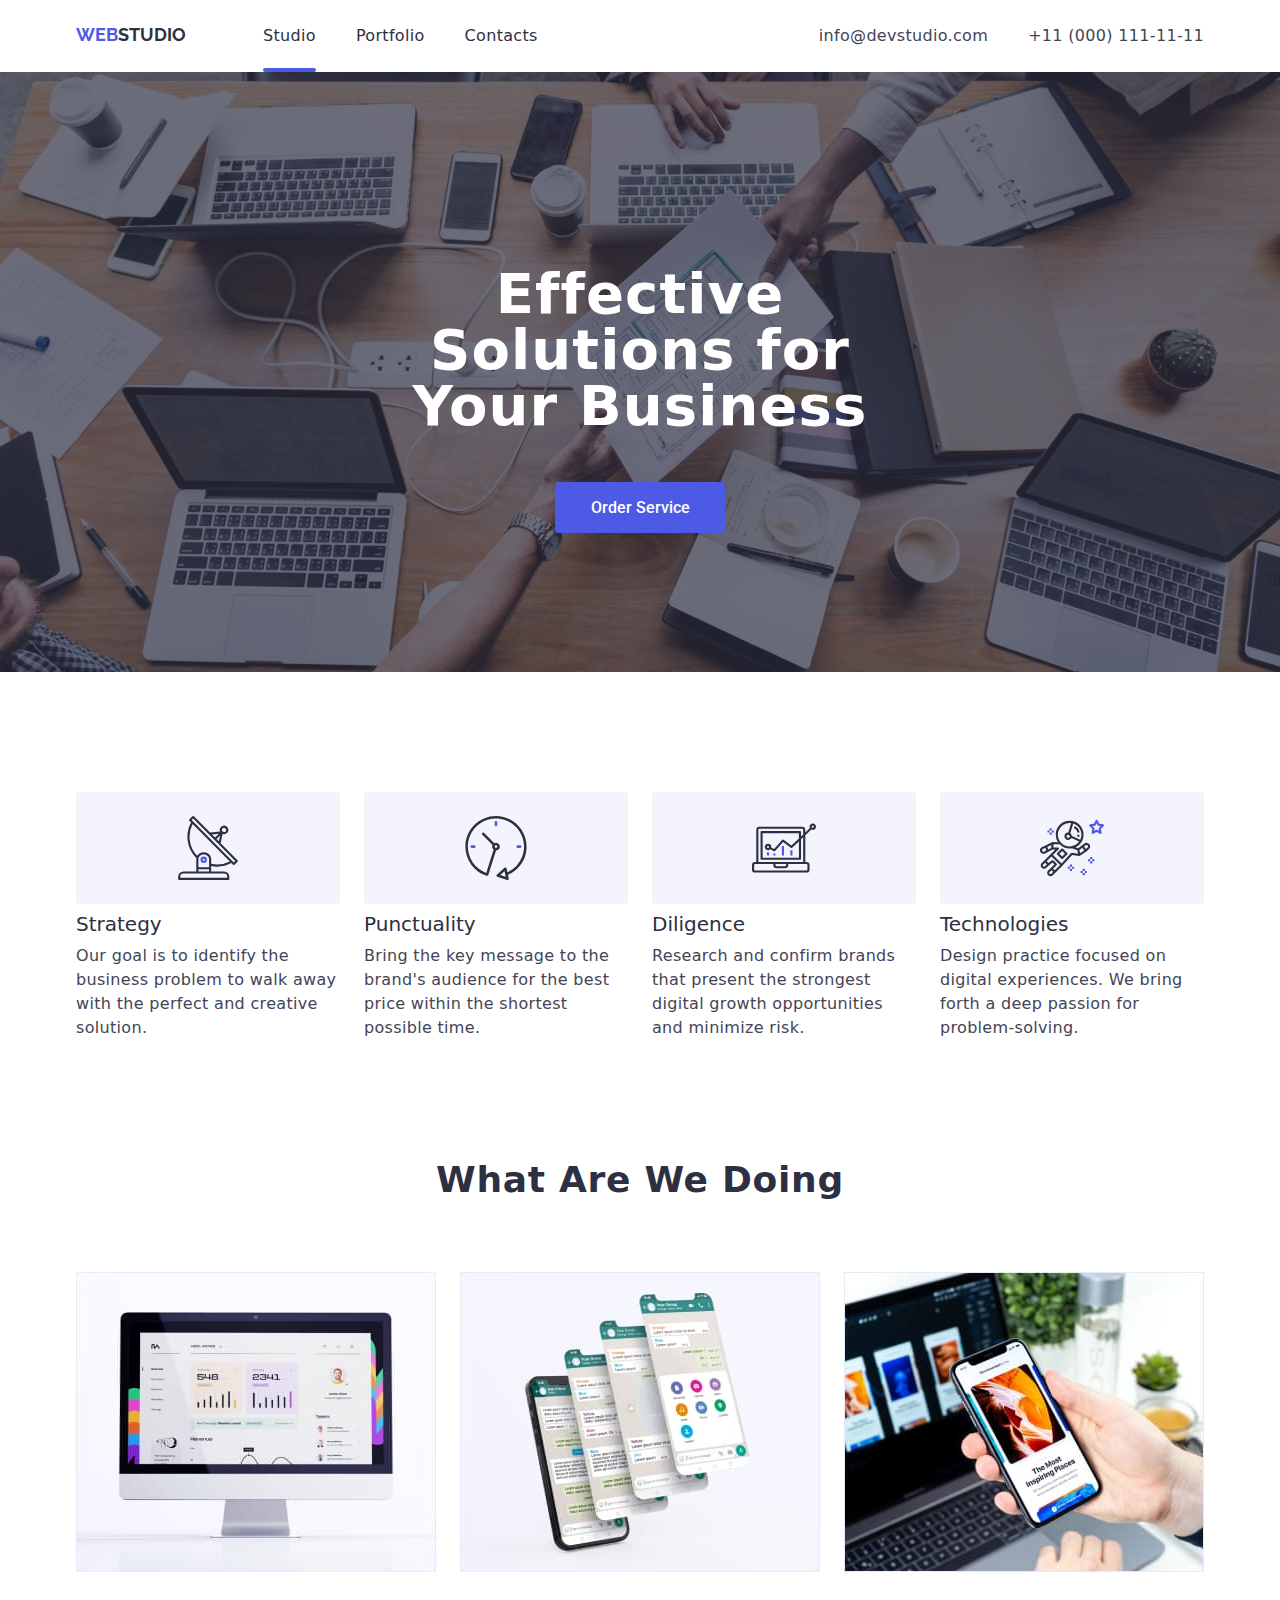
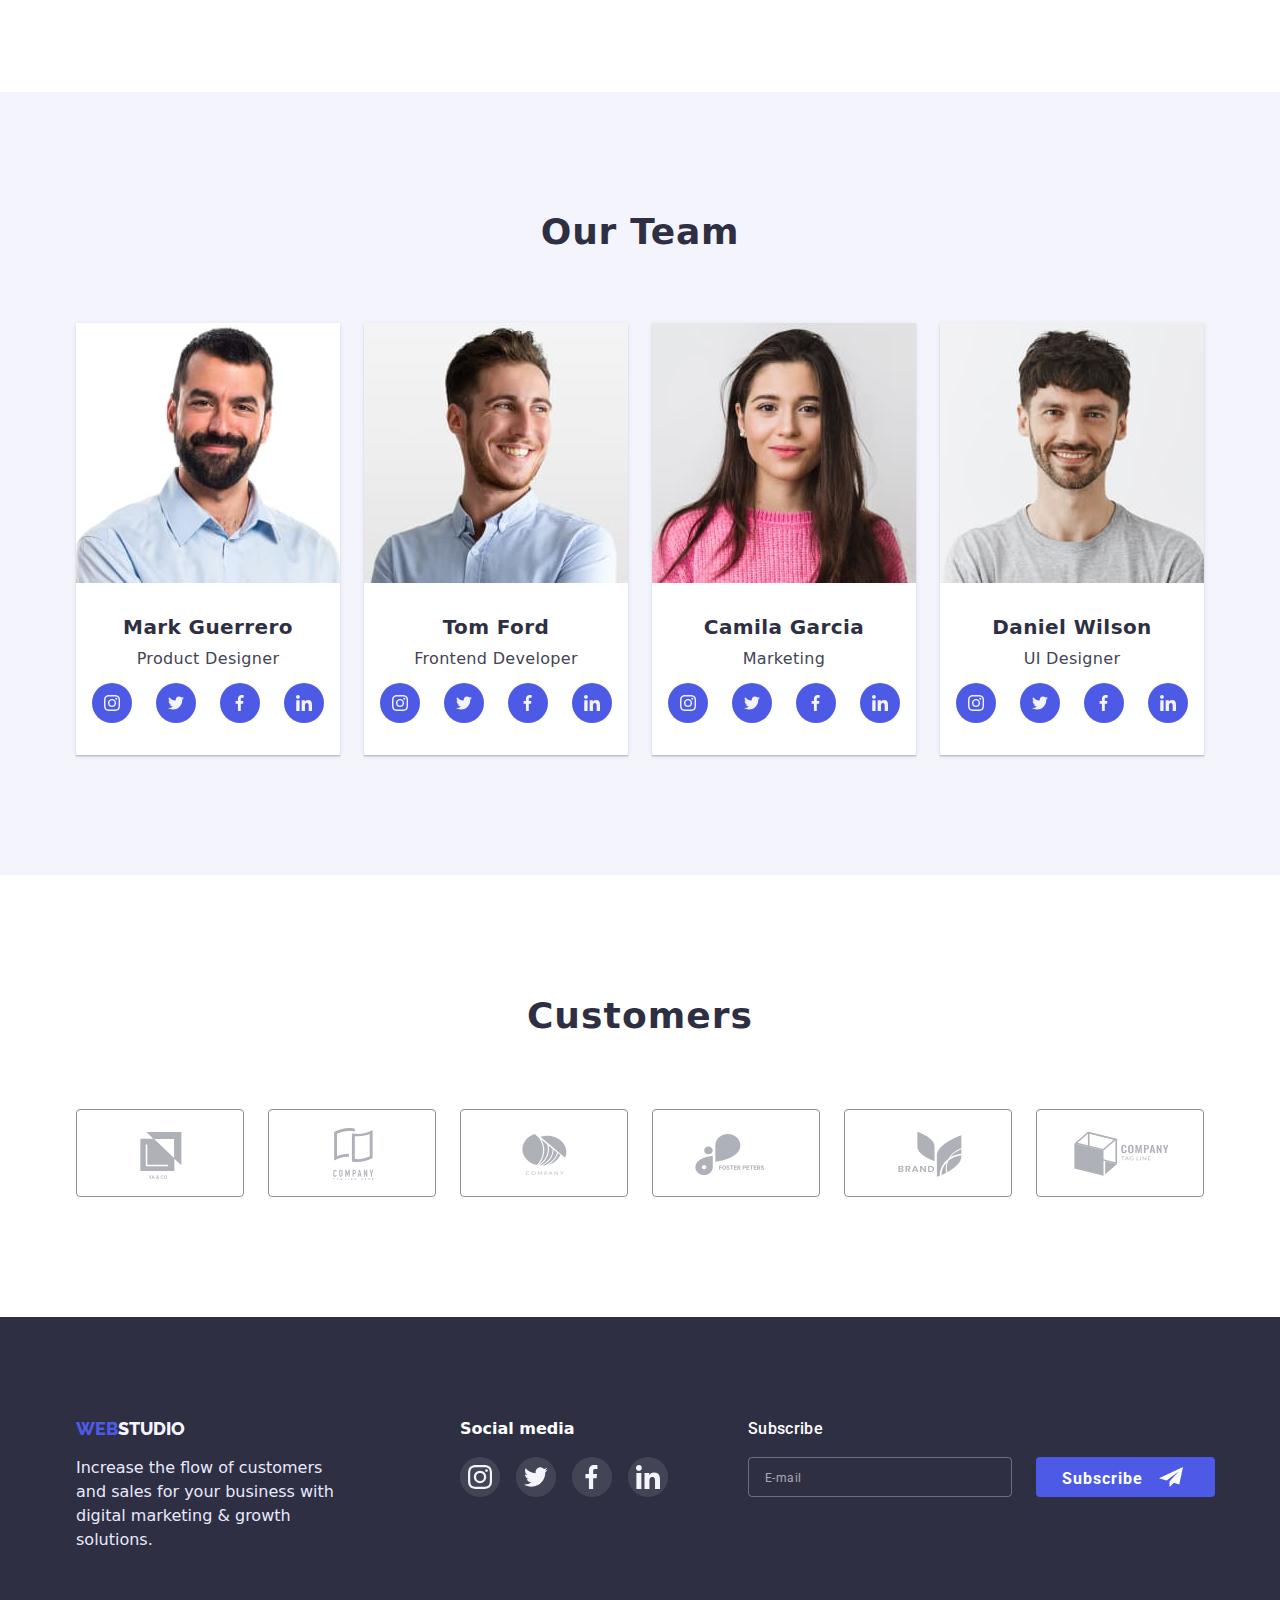
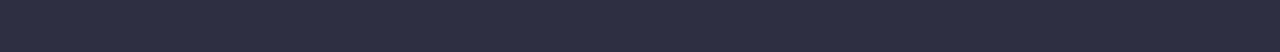
<file: index.html>
<!DOCTYPE html>
<html lang="en">
	<head>
		<meta charset="UTF-8" />
		<meta http-equiv="X-UA-Compatible" content="IE=edge" />
		<meta name="viewport" content="width=device-width, initial-scale=1.0" />
		<link rel="preconnect" href="https://fonts.googleapis.com" />
		<link rel="preconnect" href="https://fonts.gstatic.com" crossorigin />
		<link
			href="https://fonts.googleapis.com/css2?family=Montserrat:wght@400;700&family=Raleway:wght@700&family=Roboto:wght@400;500;700;900&display=swap"
			rel="stylesheet"
		/>
		<link rel="stylesheet" href="https://cdn.jsdelivr.net/npm/modern-normalize@1.1.0/modern-normalize.min.css" />
		<link rel="stylesheet" href="./css/styles.css" />
		<title>Studio</title>
	</head>
	<body>
		<header class="page-header">
			<div class="container header">
				<a href="./index.html" class="logo link">web<span class="part-logo">studio</span></a>
				<nav>
					<ul class="navigation-list list">
						<li class="navigation-list-item active"
							><a href="./index.html" class="navigation current-page link">Studio</a></li
						>
						<li class="navigation-list-item active"
							><a href="./portfolio.html" class="navigation link">Portfolio</a></li
						>
						<li class="navigation-list-item active"><a href="" class="navigation link">Contacts</a></li>
					</ul>
				</nav>

				<!--Contacts-->
				<ul class="contact-list list">
					<li class="item"><a href="mailto:info@devstudio.com" class="contact-item link">info@devstudio.com</a></li>
					<li class="item"><a href="tel:+110001111111" class="contact-item link">+11 (000) 111-11-11</a></li>
				</ul>
			</div>
		</header>
		<main>
			<!--Hero-->
			<section class="hero-section">
				<div class="canvas">
					<div class="container-photo">
						<h1 class="hero">Effective Solutions for Your Business</h1>
						<button type="button" class="order-button btn" data-modal-open>Order Service</button>
					</div>
				</div>
			</section>
			<!--Advantages-->
			<section class="section">
				<div class="container">
					<h2 class="advantages visually-hidden">Advantages</h2>
					<ul class="advantages-list list">
						<li class="advantages-list-item">
							<div class="icon-box">
								<svg width="64px" height="64px" class="advantages-item-icon">
									<use href="./images/icons.svg#icon-group"></use>
								</svg>
							</div>
							<h3 class="advantages-item">Strategy</h3>
							<p class="advantages-text">
								Our goal is to identify the business problem to walk away with the perfect and creative solution.
							</p>
						</li>
						<li class="advantages-list-item">
							<div class="icon-box">
								<svg width="64px" height="64px" class="advantages-item-icon">
									<use href="./images/icons.svg#icon-clock"></use>
								</svg>
							</div>
							<h3 class="advantages-item">Punctuality</h3>
							<p class="advantages-text">
								Bring the key message to the brand's audience for the best price within the shortest possible time.
							</p>
						</li>
						<li class="advantages-list-item">
							<div class="icon-box">
								<svg width="64px" height="64px" class="advantages-item-icon">
									<use href="./images/icons.svg#icon-diagram"></use>
								</svg>
							</div>
							<h3 class="advantages-item">Diligence</h3>
							<p class="advantages-text">
								Research and confirm brands that present the strongest digital growth opportunities and minimize risk.
							</p>
						</li>
						<li class="advantages-list-item">
							<div class="icon-box">
								<svg width="64px" height="64px" class="advantages-item-icon">
									<use href="./images/icons.svg#icon-astronaut"></use>
								</svg>
							</div>
							<h3 class="advantages-item">Technologies</h3>
							<p class="advantages-text">
								Design practice focused on digital experiences. We bring forth a deep passion for problem-solving.
							</p>
						</li>
					</ul>
				</div>
			</section>
			<!--Fields of activity-->
			<section class="work-section">
				<div class="container">
					<h2 class="works">What Are We Doing</h2>
					<ul class="work-list list">
						<li class="item">
							<img src="./images/monitor.jpg" alt="The monitor" width="360" class="ourwork" />
						</li>
						<li class="item">
							<img src="./images/screen.jpg" alt="The screen of the phone" width="360" class="ourwork" />
						</li>
						<li class="item">
							<img src="./images/phoneinahand.jpg" alt="The phone in a hand" width="360" class="ourwork" />
						</li>
					</ul>
				</div>
			</section>
			<!--Team List-->
			<section class="team-section">
				<div class="container">
					<h2 class="team">Our Team</h2>
					<ul class="team-list list">
						<li class="item">
							<div class="worker-box">
								<img src="./images/designer.jpg" alt="A man" width="264" class="photo" />
								<div class="photo-describtion">
									<h3 class="worker">Mark Guerrero</h3>
									<p class="position">Product Designer</p>
									<ul class="employee-social-list list">
										<li class="employee-social-list-item">
											<a href="" class="employee-social-link link">
												<svg class="employee-social-list-icon" width="16" height="16">
													<use href="./images/icons.svg#icon-instagram"></use>
												</svg>
											</a>
										</li>
										<li class="employee-social-list-item">
											<a href="" class="employee-social-link link">
												<svg class="employee-social-list-icon" width="16" height="16">
													<use href="./images/icons.svg#icon-twitter"></use>
												</svg>
											</a>
										</li>
										<li class="employee-social-list-item">
											<a href="" class="employee-social-link link">
												<svg class="employee-social-list-icon" width="16" height="16">
													<use href="./images/icons.svg#icon-facebook"></use>
												</svg>
											</a>
										</li>
										<li class="employee-social-list-item">
											<a href="" class="employee-social-link link">
												<svg class="employee-social-list-icon" width="16" height="16">
													<use href="./images/icons.svg#icon-linkedin"></use>
												</svg>
											</a>
										</li>
									</ul>
								</div>
							</div>
						</li>
						<li class="item">
							<div class="worker-box">
								<img src="./images/frontend.jpg" alt="A young man" width="264" class="photo" />
								<div class="photo-describtion">
									<h3 class="worker">Tom Ford</h3>
									<p class="position">Frontend Developer</p>
									<ul class="employee-social-list list">
										<li class="employee-social-list-item">
											<a href="" class="employee-social-link link">
												<svg class="employee-social-list-icon" width="16" height="16">
													<use href="./images/icons.svg#icon-instagram"></use>
												</svg>
											</a>
										</li>
										<li class="employee-social-list-item">
											<a href="" class="employee-social-link link">
												<svg class="employee-social-list-icon" width="16" height="16">
													<use href="./images/icons.svg#icon-twitter"></use>
												</svg>
											</a>
										</li>
										<li class="employee-social-list-item">
											<a href="" class="employee-social-link link">
												<svg class="employee-social-list-icon" width="16" height="16">
													<use href="./images/icons.svg#icon-facebook"></use>
												</svg>
											</a>
										</li>
										<li class="employee-social-list-item">
											<a href="" class="employee-social-link link">
												<svg class="employee-social-list-icon" width="16" height="16">
													<use href="./images/icons.svg#icon-linkedin"></use>
												</svg>
											</a>
										</li>
									</ul>
								</div>
							</div>
						</li>
						<li class="item">
							<div class="worker-box">
								<img src="./images/marketing.jpg" alt="A woman" width="264" class="photo" />
								<div class="photo-describtion">
									<h3 class="worker">Camila Garcia</h3>
									<p class="position">Marketing</p>
									<ul class="employee-social-list list">
										<li class="employee-social-list-item">
											<a href="" class="employee-social-link link">
												<svg class="employee-social-list-icon" width="16" height="16">
													<use href="./images/icons.svg#icon-instagram"></use>
												</svg>
											</a>
										</li>
										<li class="employee-social-list-item">
											<a href="" class="employee-social-link link">
												<svg class="employee-social-list-icon" width="16" height="16">
													<use href="./images/icons.svg#icon-twitter"></use>
												</svg>
											</a>
										</li>
										<li class="employee-social-list-item">
											<a href="" class="employee-social-link link">
												<svg class="employee-social-list-icon" width="16" height="16">
													<use href="./images/icons.svg#icon-facebook"></use>
												</svg>
											</a>
										</li>
										<li class="employee-social-list-item">
											<a href="" class="employee-social-link link">
												<svg class="employee-social-list-icon" width="16" height="16">
													<use href="./images/icons.svg#icon-linkedin"></use>
												</svg>
											</a>
										</li>
									</ul>
								</div>
							</div>
						</li>
						<li class="item">
							<div class="worker-box">
								<img src="./images/uidesigner.jpg" alt="A young man" width="264" class="photo" />
								<div class="photo-describtion">
									<h3 class="worker">Daniel Wilson</h3>
									<p class="position">UI Designer</p>
									<ul class="employee-social-list list">
										<li class="employee-social-list-item">
											<a href="" class="employee-social-link link">
												<svg class="employee-social-list-icon" width="16" height="16">
													<use href="./images/icons.svg#icon-instagram"></use>
												</svg>
											</a>
										</li>
										<li class="employee-social-list-item">
											<a href="" class="employee-social-link link">
												<svg class="employee-social-list-icon" width="16" height="16">
													<use href="./images/icons.svg#icon-twitter"></use>
												</svg>
											</a>
										</li>
										<li class="employee-social-list-item">
											<a href="" class="employee-social-link link">
												<svg class="employee-social-list-icon" width="16" height="16">
													<use href="./images/icons.svg#icon-facebook"></use>
												</svg>
											</a>
										</li>
										<li class="employee-social-list-item">
											<a href="" class="employee-social-link link">
												<svg class="employee-social-list-icon" width="16" height="16">
													<use href="./images/icons.svg#icon-linkedin"></use>
												</svg>
											</a>
										</li>
									</ul>
								</div>
							</div>
						</li>
					</ul>
				</div>
			</section>
			<!-- Our Customers -->
			<section class="customer-section section">
				<div class="container">
					<h2 class="customers">Customers</h2>
					<ul class="customers-list list">
						<li class="customers-list-item">
							<a href="" class="customers-link link">
								<svg class="customers-list-icon" width="104" height="56">
									<use href="./images/icons.svg#icon-logo-1"></use>
								</svg>
							</a>
						</li>
						<li class="customers-list-item">
							<a href="" class="customers-link link">
								<svg class="customers-list-icon" width="104" height="56">
									<use href="./images/icons.svg#icon-logo-2"></use>
								</svg>
							</a>
						</li>
						<li class="customers-list-item">
							<a href="" class="customers-link link">
								<svg class="customers-list-icon" width="104" height="56">
									<use href="./images/icons.svg#icon-logo-3"></use>
								</svg>
							</a>
						</li>
						<li class="customers-list-item">
							<a href="" class="customers-link link">
								<svg class="customers-list-icon" width="104" height="56">
									<use href="./images/icons.svg#icon-logo-4"></use>
								</svg>
							</a>
						</li>
						<li class="customers-list-item">
							<a href="" class="customers-link link">
								<svg class="customers-list-icon" width="104" height="56">
									<use href="./images/icons.svg#icon-logo-5"></use>
								</svg>
							</a>
						</li>
						<li class="customers-list-item">
							<a href="" class="customers-link link">
								<svg class="customers-list-icon" width="104" height="56">
									<use href="./images/icons.svg#icon-logo-6"></use>
								</svg>
							</a>
						</li>
					</ul>
				</div>
			</section>
		</main>
		<!--Footer-->
		<footer class="footer">
			<div class="container">
				<div class="footer-containter">
					<div>
						<a href="/index.html" class="webstudio link">web<span class="footer-studio">studio</span></a>
						<p class="footer-description">
							Increase the flow of customers and sales for your business with digital marketing & growth solutions.
						</p>
					</div>
					<div class="footer-social-media">
						<h2 class="list-header">Social media</h2>
						<ul class="social-list list">
							<li class="social-list-item">
								<a href="" class="social-list-link link">
									<svg class="social-list-icon" width="24" height="24">
										<use href="./images/icons.svg#icon-instagram"></use>
									</svg>
								</a>
							</li>
							<li class="social-list-item">
								<a href="" class="social-list-link link">
									<svg class="social-list-icon" width="24" height="24">
										<use href="./images/icons.svg#icon-twitter"></use>
									</svg>
								</a>
							</li>
							<li class="social-list-item">
								<a href="" class="social-list-link link">
									<svg class="social-list-icon" width="24" height="24">
										<use href="./images/icons.svg#icon-facebook"></use>
									</svg>
								</a>
							</li>
							<li class="social-list-item">
								<a href="" class="social-list-link link">
									<svg class="social-list-icon" width="24" height="24">
										<use href="./images/icons.svg#icon-linkedin"></use>
									</svg>
								</a>
							</li>
						</ul>
					</div>
					<div class="subscription-btn">
						<b class="subscribe">Subscribe</b>
						<form class="footer-submit-form">
							<input type="mail" class="submit-form-input" name="user-email " placeholder="E-mail" />
							<button type="submit" class="submit-form-btn"> Subscribe </button>
						</form>
					</div>
				</div>
			</div>
		</footer>

		<div class="backdrop is-hidden" data-modal>
			<div class="modal">
				<button type="button" class="modal-close-btn" data-modal-close>
					<svg class="modal-close-btn-icon" width="8px" height="8px">
						<use href="./images/icons.svg#icon-close-modal"></use>
					</svg>
				</button>

				<p class="appeal">Leave your contacts and we will call you back</p>

				<form class="modal-form">
					<label class="modal-form-filed">
						<span class="modal-form-input-desc">Name</span>
						<span class="modal-form-input-wrapper">
							<input
								name="user-name"
								class="modal-form-input"
								type="text"
								required
								pattern="^[a-zA-Z]+$"
								minlength="2"
							/>
							<svg class="input-svg-icon" width="12px" height="12px">
								<use href="./images/icons.svg#icon-user-icon"></use>
							</svg>
						</span>
					</label>

					<label class="modal-form-filed">
						<span class="modal-form-input-desc">Phone</span>
						<span class="modal-form-input-wrapper">
							<input
								name="user-phone"
								class="modal-form-input"
								type="tel"
								required
								pattern="[0-9]{3}-[0-9]{3}-[0-9]{2}-[0-9]{2}"
								title="XXX-XXX-XX-XX"
							/>
							<svg class="input-svg-icon" width="12px" height="12px">
								<use href="./images/icons.svg#icon-phone-icon"></use>
							</svg>
						</span>
					</label>

					<label class="modal-form-filed">
						<span class="modal-form-input-desc">Email</span>
						<span class="modal-form-input-wrapper">
							<input name="user-mail" class="modal-form-input" type="mail" required />
							<svg class="input-svg-icon" width="12px" height="12px">
								<use href="./images/icons.svg#mail-icon"></use>
							</svg>
						</span>
					</label>

					<label class="modal-form-filed">
						<span class="modal-form-input-desc">Comment</span>
						<textarea name="user-message" class="modal-form-message" placeholder="Text input"></textarea>
					</label>
					<input id="user-policy" type="checkbox" name="user-policy" class="modal-form-check visually-hidden" />
					<label for="user-policy" class="modal-form-check-desc">
						<span class="modal-form-fake-checkbox">
							<svg class="agreed-icon" width="10px" height="8px">
								<use href="./images/icons.svg#icon-agreed-icon"></use>
							</svg>
						</span>
						I accept the terms and conditions of the&nbsp; <a href="#" class="privacy-agreed">Privacy Policy</a>
					</label>
					<button class="modal-form-submit" type="submit">Send</button>
				</form>
			</div>
		</div>
		<script src="./js/modal.js"></script>
	</body>
</html>
</file>
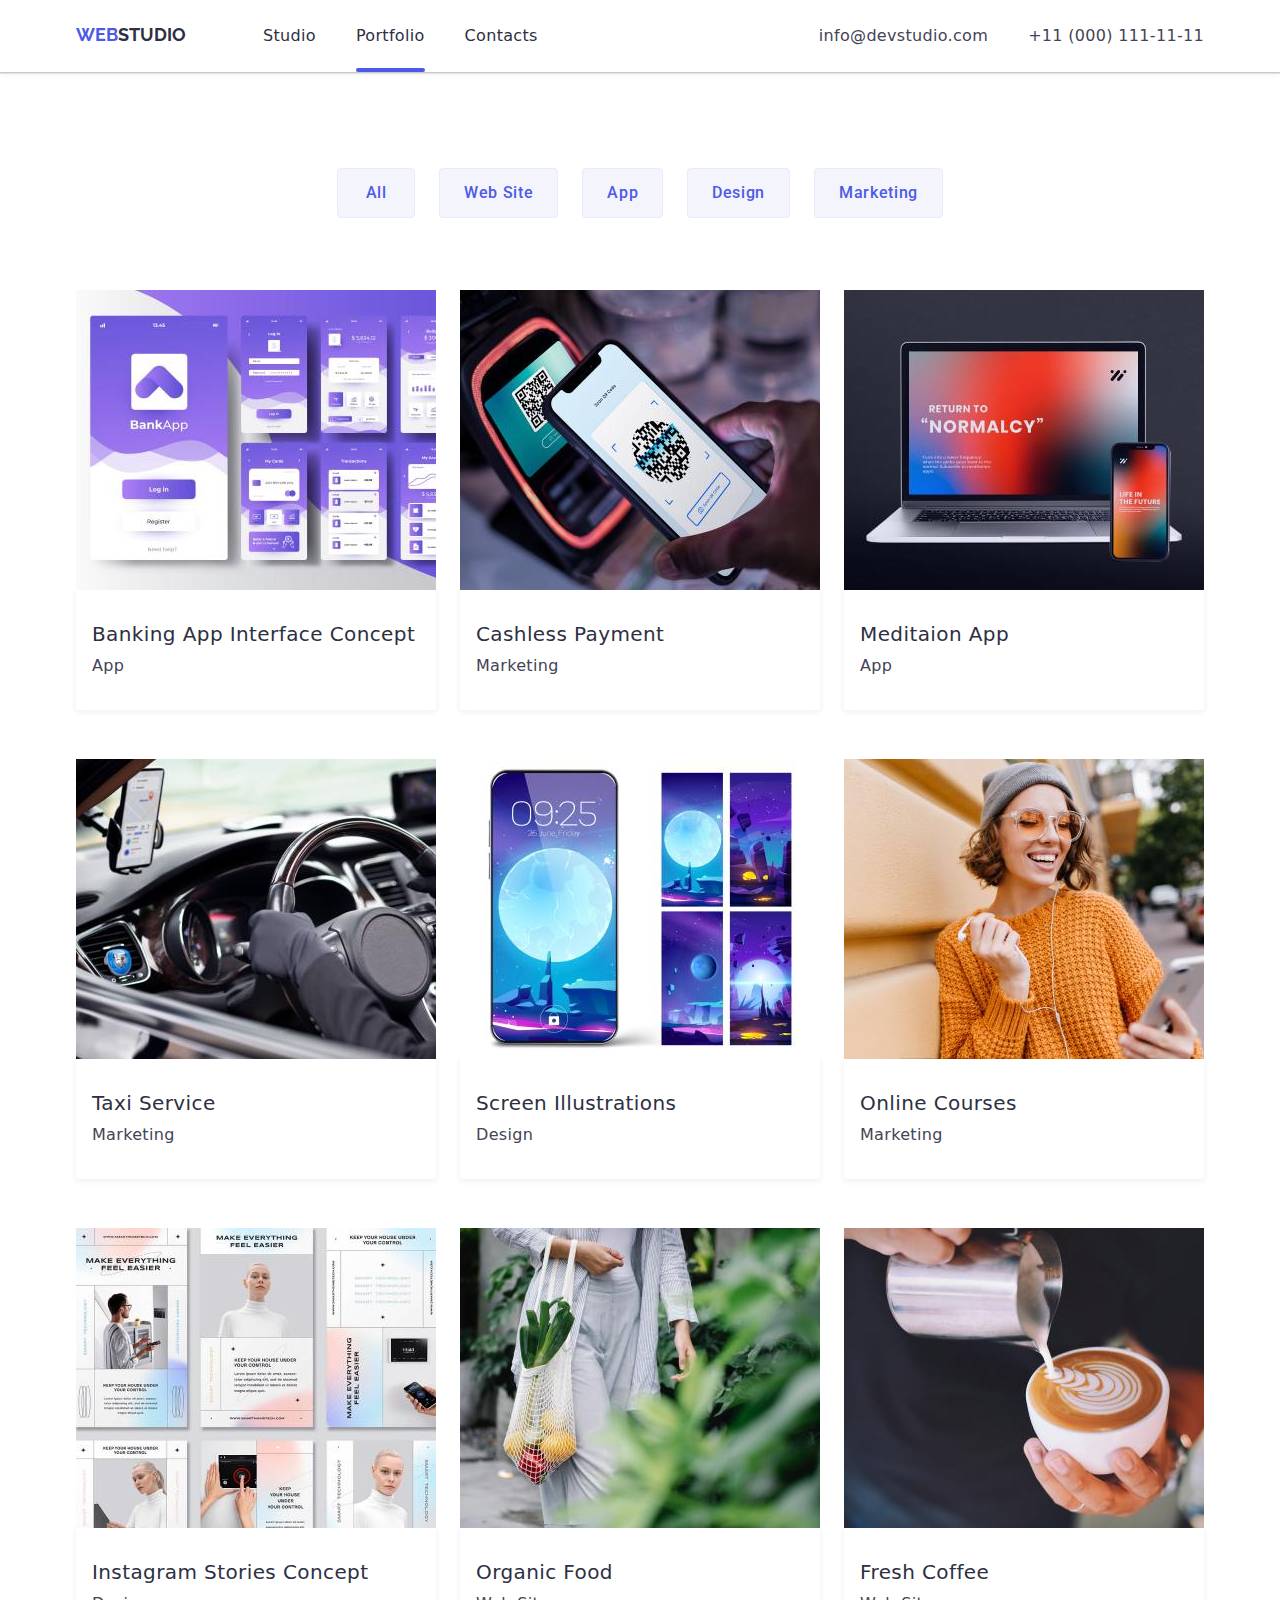
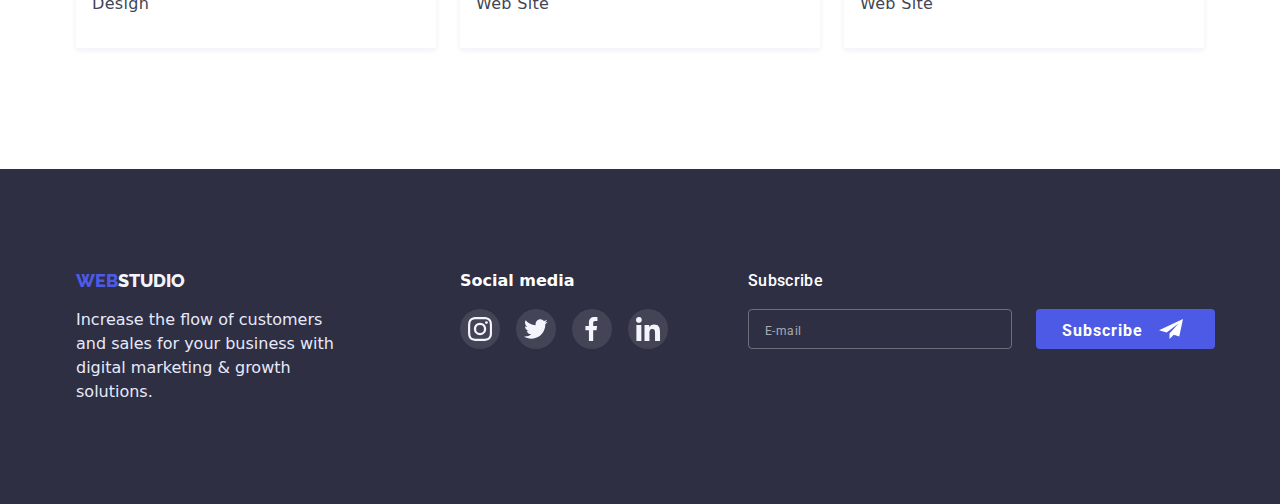
<file: portfolio.html>
<!DOCTYPE html>
<html lang="en">
	<head>
		<meta charset="UTF-8" />
		<meta http-equiv="X-UA-Compatible" content="IE=edge" />
		<meta name="viewport" content="width=device-width, initial-scale=1.0" />
		<link rel="preconnect" href="https://fonts.googleapis.com" />
		<link rel="preconnect" href="https://fonts.gstatic.com" crossorigin />
		<link
			href="https://fonts.googleapis.com/css2?family=Raleway:wght@700&family=Roboto:wght@400;500;700;900&display=swap"
			rel="stylesheet"
		/>
		<link rel="stylesheet" href="https://cdn.jsdelivr.net/npm/modern-normalize@1.1.0/modern-normalize.min.css" />
		<link rel="stylesheet" href="./css/styles.css" />
		<title>Portfolio</title>
	</head>
	<body>
		<header class="page-header">
			<div class="container header">
				<a href="./index.html" class="logo link">web<span class="part-logo">studio</span></a>
				<nav>
					<ul class="navigation-list list">
						<li class="navigation-list-item active"><a href="./index.html" class="navigation link">Studio</a></li>
						<li class="navigation-list-item active"
							><a href="./portfolio.html" class="navigation current-page link">Portfolio</a></li
						>
						<li class="navigation-list-item active"><a href="" class="navigation link">Contacts</a></li>
					</ul>
				</nav>

				<!--Contacts-->
				<ul class="contact-list list">
					<li class="item"><a href="mailto:info@devstudio.com" class="contact-item link">info@devstudio.com</a></li>
					<li class="item"><a href="tel:+110001111111" class="contact-item link">+11 (000) 111-11-11</a></li>
				</ul>
			</div>
		</header>
		<main>
			<section class="portfolio-section">
				<div class="container">
					<h1 class="visually-hidden">Filters</h1>
					<ul class="filters list">
						<li class="item"><button type="button" class="button">All</button></li>
						<li class="item"><button type="button" class="button">Web Site</button></li>
						<li class="item"><button type="button" class="button">App</button></li>
						<li class="item"><button type="button" class="button">Design</button></li>
						<li class="item"><button type="button" class="button">Marketing</button></li>
					</ul>
					<ul class="options-list list">
						<li class="options-list-item">
							<a href="" class="options-list-link link">
								<div class="option-list-img-wrapper">
									<img src="./images/app.jpg" alt="App design" width="360" />
									<p class="overlay"
										>14 Stylish and User-Friendly App Design Concepts · Task Manager App · Calorie Tracker App · Exotic
										Fruit Ecommerce App · Cloud Storage App</p
									>
								</div>
								<div class="board">
									<h2 class="options-item">Banking App Interface Concept</h2>
									<p class="options-type">App</p>
								</div>
							</a>
						</li>
						<li class="options-list-item">
							<a href="" class="options-list-link link">
								<div class="option-list-img-wrapper">
									<img src="./images/payment.jpg" alt="Payment" width="360" />
									<p class="overlay"
										>14 Stylish and User-Friendly App Design Concepts · Task Manager App · Calorie Tracker App · Exotic
										Fruit Ecommerce App · Cloud Storage App</p
									>
								</div>
								<div class="board">
									<h2 class="options-item">Cashless Payment</h2>
									<p class="options-type">Marketing</p>
								</div>
							</a>
						</li>
						<li class="options-list-item">
							<a href="" class="options-list-link link">
								<div class="option-list-img-wrapper">
									<img src="./images/laptop.jpg" alt="A laptop and a phone" width="360" />
									<p class="overlay"
										>14 Stylish and User-Friendly App Design Concepts · Task Manager App · Calorie Tracker App · Exotic
										Fruit Ecommerce App · Cloud Storage App</p
									>
								</div>
								<div class="board">
									<h2 class="options-item">Meditaion App</h2>
									<p class="options-type">App</p>
								</div>
							</a>
						</li>
						<li class="options-list-item">
							<a href="" class="options-list-link link">
								<div class="option-list-img-wrapper">
									<img src="./images/wheel.jpg" alt="A wheel in hands" width="360" />
									<p class="overlay"
										>14 Stylish and User-Friendly App Design Concepts · Task Manager App · Calorie Tracker App · Exotic
										Fruit Ecommerce App · Cloud Storage App</p
									>
								</div>
								<div class="board">
									<h2 class="options-item">Taxi Service</h2>
									<p class="options-type">Marketing</p>
								</div>
							</a>
						</li>
						<li class="options-list-item">
							<a href="" class="options-list-link link">
								<div class="option-list-img-wrapper">
									<img src="./images/phonescreen.jpg" alt="A phone screen" width="360" />
									<p class="overlay"
										>14 Stylish and User-Friendly App Design Concepts · Task Manager App · Calorie Tracker App · Exotic
										Fruit Ecommerce App · Cloud Storage App</p
									>
								</div>
								<div class="board">
									<h2 class="options-item">Screen Illustrations</h2>
									<p class="options-type">Design</p>
								</div>
							</a>
						</li>
						<li class="options-list-item">
							<a href="" class="options-list-link link">
								<div class="option-list-img-wrapper">
									<img src="./images/girl.jpg" alt="A girl with handphones" width="360" />
									<p class="overlay"
										>14 Stylish and User-Friendly App Design Concepts · Task Manager App · Calorie Tracker App · Exotic
										Fruit Ecommerce App · Cloud Storage App</p
									>
								</div>
								<div class="board">
									<h2 class="options-item">Online Courses</h2>
									<p class="options-type">Marketing</p>
								</div>
							</a>
						</li>
						<li class="options-list-item">
							<a href="" class="options-list-link link">
								<div class="option-list-img-wrapper">
									<img src="./images/banner.jpg" alt="Banners" width="360" />
									<p class="overlay"
										>14 Stylish and User-Friendly App Design Concepts · Task Manager App · Calorie Tracker App · Exotic
										Fruit Ecommerce App · Cloud Storage App</p
									>
								</div>
								<div class="board bottom-board">
									<h2 class="options-item">Instagram Stories Concept</h2>
									<p class="options-type">Design</p>
								</div>
							</a>
						</li>
						<li class="options-list-item">
							<a href="" class="options-list-link link">
								<div class="option-list-img-wrapper">
									<img src="./images/fruits.jpg" alt="Fruits in a bag on the hand" width="360" />
									<p class="overlay"
										>14 Stylish and User-Friendly App Design Concepts · Task Manager App · Calorie Tracker App · Exotic
										Fruit Ecommerce App · Cloud Storage App</p
									>
								</div>
								<div class="board bottom-board">
									<h2 class="options-item">Organic Food</h2>
									<p class="options-type">Web Site</p>
								</div>
							</a>
						</li>
						<li class="options-list-item">
							<a href="" class="options-list-link link">
								<div class="option-list-img-wrapper">
									<img src="./images/coffee.jpg" alt="Coffee" width="360" />
									<p class="overlay"
										>14 Stylish and User-Friendly App Design Concepts · Task Manager App · Calorie Tracker App · Exotic
										Fruit Ecommerce App · Cloud Storage App</p
									>
								</div>
								<div class="board bottom-board">
									<h2 class="options-item">Fresh Coffee</h2>
									<p class="options-type">Web Site</p>
								</div>
							</a>
						</li></ul
					>
				</div>
			</section>
		</main>
		<!--Footer-->
		<footer class="footer">
			<div class="container">
				<div class="footer-containter">
					<div>
						<a href="/index.html" class="webstudio link">web<span class="footer-studio">studio</span></a>
						<p class="footer-description">
							Increase the flow of customers and sales for your business with digital marketing & growth solutions.
						</p>
					</div>
					<div class="footer-social-media">
						<h2 class="list-header">Social media</h2>
						<ul class="social-list list">
							<li class="social-list-item">
								<a href="" class="social-list-link link">
									<svg class="social-list-icon" width="24" height="24">
										<use href="./images/icons.svg#icon-instagram"></use>
									</svg>
								</a>
							</li>
							<li class="social-list-item">
								<a href="" class="social-list-link link">
									<svg class="social-list-icon" width="24" height="24">
										<use href="./images/icons.svg#icon-twitter"></use>
									</svg>
								</a>
							</li>
							<li class="social-list-item">
								<a href="" class="social-list-link link">
									<svg class="social-list-icon" width="24" height="24">
										<use href="./images/icons.svg#icon-facebook"></use>
									</svg>
								</a>
							</li>
							<li class="social-list-item">
								<a href="" class="social-list-link link">
									<svg class="social-list-icon" width="24" height="24">
										<use href="./images/icons.svg#icon-linkedin"></use>
									</svg>
								</a>
							</li>
						</ul>
					</div>
					<div class="subscription-btn">
						<b class="subscribe">Subscribe</b>
						<form class="footer-submit-form">
							<input type="mail" class="submit-form-input" name="user-email " placeholder="E-mail" />
							<button type="submit" class="submit-form-btn"> Subscribe </button>
						</form>
					</div>
				</div>
			</div>
		</footer>
	</body>
</html>
</file>
<file: css/styles.css>
:root {
	--brand-color: #4d5ae5;
	--secondary-color: #2e2f42;
	--success-color: #31d0aa;
	--maintext-color: #434455;
	--helpertext-color: #8e8f99;
	--accent-color: #e7e9fc;
	--background-color: #f4f4fd;
	--white-color: #fff;
	--transition-dur-and-func: 250ms cubic-bezier(0.4, 0, 0.2, 1);
}
/* Style normalization */
h1,
h2,
h3,
h4,
h5,
h6,
p {
	margin-top: 0;
	margin-bottom: 0;
}

ul,
ol {
	margin-top: 0;
	margin-bottom: 0;
	padding-left: 0;
}

img {
	display: block;
}
.link {
	text-decoration: none;
}
.list {
	list-style: none;
}

button {
	cursor: pointer;
}

.container {
	width: 1158px;
	margin-left: auto;
	margin-right: auto;
	padding-left: 15px;
	padding-right: 15px;
}
/* Body styles */
body {
	font-family: system-ui, -apple-system, BlinkMacSystemFont, "Roboto", Segoe UI, Oxygen, Ubuntu, Cantarell, "Open Sans",
		"Helvetica Neue", sans-serif;
	font-style: normal;
	color: var(--brand-color);
	background-color: var(--white-color);
}

.section {
	padding-top: 120px;
	padding-bottom: 120px;
}
/* Logo */
.logo {
	text-transform: uppercase;
	font-family: "Raleway", sans-serif;
	font-weight: 700;
	font-size: 18px;
	line-height: 1.3;
	margin-right: 77px;
	color: inherit;
}
.part-logo {
	color: var(--secondary-color);
}

.header {
	display: flex;
	align-items: baseline;
}
.page-header {
	box-shadow: 0px 2px 1px rgba(46, 47, 66, 0.08), 0px 1px 1px rgba(46, 47, 66, 0.16), 0px 1px 6px rgba(46, 47, 66, 0.08);
}
/* Navigation */
.navigation-list {
	display: flex;
	color: var(--secondary-color);
	font-weight: 500;
	font-size: 16px;
	line-height: 1.5;
	letter-spacing: 0.02em;
}

.navigation-list .link {
	display: block;
	padding-top: 24px;
	padding-bottom: 24px;
}

.navigation-list .navigation-list-item:not(:last-child) {
	margin-right: 40px;
}
.navigation-list-item {
	position: relative;
}
/* .navigation.current-page:active {
	content: "";

	position: absolute;
	left: 0;
	bottom: 0;

	display: block;
	width: 100%;
	height: 4px;
	background-color: var(--brand-color);
	border-radius: 2px;

	opacity: 1;
} */

.current-page::after {
	content: "";

	position: absolute;
	left: 0;
	bottom: 0;

	display: block;
	width: 100%;
	height: 4px;
	background-color: var(--brand-color);
	border-radius: 2px;
}

.navigation {
	color: var(--secondary-color);
	transition: color var(--transition-dur-and-func);
}

.navigation:hover,
.navigation:focus {
	color: var(--maintext-color);
}
.navigation:active {
	color: var(--brand-color);
}
.contact-list {
	display: flex;
	margin-left: auto;
}

.filters .item + .item {
	margin-left: 24px;
}
.contact-item {
	font-weight: 400;
	font-size: 16px;
	line-height: 1.5;
	color: var(--maintext-color);
	letter-spacing: 0.02em;
	transition: color var(--transition-dur-and-func);
}
.contact-item:hover,
.contact-item:focus {
	color: inherit;
}
.contact-item:active {
	color: var(--brand-color);
}

.contact-list .item + .item {
	margin-left: 40px;
}

/* Main */

.visually-hidden {
	position: absolute;
	width: 1px;
	height: 1px;
	margin: -1px;
	border: 0;
	padding: 0;
	clip: rect(0 0 0 0);
	overflow: hidden;
}
/* Hero */
.hero-section {
	height: 600px;
	max-width: 1440px;
	margin-left: auto;
	margin-right: auto;

	background-image: linear-gradient(to right, rgba(46, 47, 66, 0.7), rgba(46, 47, 66, 0.7)), url(../images/bgphoto.jpg);
	background-repeat: no-repeat;
	background-position: center;
	background-size: cover;

	padding-top: 194px;
	padding-bottom: 194px;
	text-align: center;
	/* background-color: var(--secondary-color); */
}

/* .container-photo {
	height: 600px;
	background-image: url(../images/bgphoto.jpg);
	background-repeat: no-repeat;
	max-width: 1600px;
	background-position: center center;
	background-size: cover;
} */
.hero {
	font-weight: 700;
	font-size: 56px;
	line-height: 1;
	letter-spacing: 0.02em;
	color: var(--white-color);
	margin-bottom: 48px;
	width: 550px;
	margin: 0 auto;
	margin-bottom: 48px;
}

/* Order button */
.order-button {
	padding: 16px 32px;
	border-radius: 4px;
	border-color: transparent;
	min-width: 170px;
	border-style: none;
	display: block;
	margin: 0 auto;

	font-family: "Roboto";
	font-weight: 500;
	font-size: 16px;
	line-height: 1.2;

	background-color: var(--brand-color);
	color: var(--white-color);
	cursor: pointer;
	transition: box-shadow var(--transition-dur-and-func);
}
.order-button:hover,
.order-button:focus {
	box-shadow: 0px 4px 4px rgba(0, 0, 0, 0.15);
	border-radius: 4px;
}
.order-button:active {
	box-shadow: 0px 4px 4px rgba(0, 0, 0, 0.15);
	border-radius: 4px;
	background-color: #404bbf;
	color: var(--white-color);
}
/* Advantages */

.advantages,
.team,
.works {
	text-align: center;
	margin-bottom: 72px;

	font-weight: 700;
	font-size: 36px;
	line-height: 1.1;
	color: var(--secondary-color);
	letter-spacing: 0.02em;
}

.advantages-list {
	display: flex;
	justify-content: center;
}

.icon-box {
	display: flex;
	justify-content: center;
	align-items: center;
	margin-bottom: 8px;

	width: 264px;
	height: 112px;
	border-radius: 4px;
	background-color: var(--background-color);
}
.advantages-list-item:not(:last-child) {
	margin-right: 24px;
}
.advantages-item {
	text-align: start;
	font-weight: 500;
	font-size: 20px;
	line-height: 1.2;
	color: var(--secondary-color);
	margin-bottom: 8px;
}

.advantages-text {
	font-size: 16px;
	line-height: 1.5;
	letter-spacing: 0.02em;
	color: var(--maintext-color);
	min-width: 264px;
}

/* <!--Fields of activity--> */

.work-list {
	display: flex;
}
.work-list .item + .item {
	margin-left: 24px;
}

.work-section {
	padding-bottom: 120px;
}

/* Team */

.team-section {
	background-color: var(--background-color);
	padding-top: 120px;
	padding-bottom: 120px;
}

.team-list {
	display: flex;
	flex-wrap: wrap;
}
.team-list .item + .item {
	margin-left: 24px;
}
/* .team-list .photo {
	margin-bottom: 32px;
} */
.team-list .worker {
	margin-bottom: 8px;
}

.worker {
	font-weight: 700;
	font-size: 20px;
	line-height: 1.2;
	letter-spacing: 0.02em;
	color: var(--secondary-color);
}
.position {
	margin-bottom: 12px;
	font-size: 16px;
	line-height: 1.5;
	letter-spacing: 0.02em;
	color: var(--maintext-color);
}

.photo-describtion {
	text-align: center;
	border-radius: 0px 0px 4px 4px;

	padding-top: 32px;
	padding-bottom: 32px;
	background-color: #fff;
}
.worker-box {
	box-shadow: 0px 1px 6px rgba(46, 47, 66, 0.08), 0px 1px 1px rgba(46, 47, 66, 0.16), 0px 2px 1px rgba(46, 47, 66, 0.08);
}

/* Employee-Social-Madia-List */
.employee-social-list {
	display: flex;
	justify-content: center;
	gap: 24px;
}

.employee-social-link {
	display: flex;
	justify-content: center;
	align-items: center;

	width: 40px;
	height: 40px;
	border-radius: 50%;
	background-color: var(--brand-color);
	transition: outline var(--transition-dur-and-func);
}

/* .employee-social-link:hover,
.employee-social-link:focus {
	outline: 2px solid var(--brand-color);
} */

.employee-social-list-icon {
	fill: var(--background-color);
}
/* Our Customers */

.customers {
	margin-bottom: 72px;
	font-size: 36px;
	line-height: 1.16;
	text-align: center;
	letter-spacing: 0.03em;
	color: var(--secondary-color);
}

.customers-list {
	display: flex;
	gap: 24px;
}
.customers-link {
	display: flex;
	justify-content: center;
	align-items: center;

	width: 168px;
	height: 88px;
	border: 1px solid #8e8f99;
	border-radius: 4px;
	transition: outline var(--transition-dur-and-func), border var(--transition-dur-and-func);
}

.customers-link:hover,
.customers-link:focus {
	border: 1px solid var(--brand-color);
	outline: transparent;
}

.customers-link:hover .customers-list-icon,
.customers-link:focus .customers-list-icon {
	fill: var(--brand-color);
}
.customers-link .customers-list-icon {
	fill: #afb1b8;
	transition: fill var(--transition-dur-and-func);
}

/* Footer */
.footer-containter {
	display: flex;
}
.footer {
	padding-top: 100px;
	padding-bottom: 100px;
}
.footer-social-media {
	margin-left: 120px;
}
.list-header {
	margin-bottom: 16px;

	color: var(--white-color);
	font-weight: 600;
	font-size: 16px;
	line-height: 1.5;
}
/* Logo */
.webstudio {
	display: block;
	/* margin-top: 100px; */
	margin-bottom: 16px;

	font-family: "Raleway", sans-serif;
	font-weight: 800;
	font-size: 18px;
	line-height: 1.3;
	text-transform: uppercase;
	color: inherit;
}
.footer-studio {
	color: var(--background-color);
}

.footer {
	background-color: var(--secondary-color);
}

.footer-description {
	font-size: 16px;
	line-height: 1.5;
	color: var(--accent-color);
	width: 264px;
}

/* Footer list of Social Media */
.social-list {
	display: flex;
	justify-content: center;
	gap: 16px;
}

.social-list-link {
	display: flex;
	justify-content: center;
	align-items: center;

	width: 40px;
	height: 40px;
	border-radius: 50%;
	background-color: rgba(255, 255, 255, 0.1);
	transition: background-color var(--transition-dur-and-func);
}

.social-list-link:hover,
.social-list-link:focus {
	background-color: #31d0aa;
}
.social-list-icon {
	fill: var(--background-color);
}

/* Profile page */

/* Filters */

.portfolio-section {
	padding-top: 96px;
	padding-bottom: 120px;
}
.filters {
	margin-bottom: 72px;
}
.filters {
	display: flex;
	flex-direction: row;
	justify-content: center;
}
.button {
	text-align: center;
	min-width: 78px;
	display: inline-block;
	padding-bottom: 12px;
	padding-left: 24px;
	padding-top: 12px;
	padding-right: 24px;
	border: 1px solid #e7e9fc;
	border-radius: 4px;

	border: 1px solid var(--accent-color);
	background-color: var(--background-color);

	font-family: "Roboto";
	color: inherit;
	font-family: "Roboto";
	font-weight: 500;
	font-size: 16px;
	line-height: 1.5;
	letter-spacing: 0.04em;
	cursor: pointer;
	transition: box-shadow var(--transition-dur-and-func), color var(--transition-dur-and-func),
		background-color var(--transition-dur-and-func);
}
.button:hover,
.button:focus {
	box-shadow: 0px 3px 1px rgba(0, 0, 0, 0.1), 0px 2px 1px rgba(0, 0, 0, 0.08), 0px 2px 2px rgba(0, 0, 0, 0.12);
	border-radius: 4px;

	color: var(--white-color);
	background-color: var(--brand-color);
}

/* Options */

.options-list {
	display: flex;
	flex-wrap: wrap;
}

.options-list-item:nth-child(3n + 2) {
	margin-left: 24px;
	margin-right: 24px;
}

.options-item {
	margin-bottom: 8px;

	font-weight: 500;
	font-size: 20px;
	line-height: 1.2;
	letter-spacing: 0.02em;
	color: var(--secondary-color);
}
.options-type {
	font-size: 16px;
	line-height: 1.5;
	letter-spacing: 0.02em;
	color: var(--maintext-color);
}

.board {
	width: 360px;
	min-height: 120px;
	color: #fff;

	box-shadow: 0px 1px 6px rgba(46, 47, 66, 0.08);

	border-bottom: 0.5px solid #f4f4fd;
	padding-top: 32px;
	padding-bottom: 32px;
	padding-left: 16px;
}
.options-list-link {
	display: inline-block;
	transition: box-shadow var(--transition-dur-and-func);
}
.options-list-link:focus,
.options-list-link:hover {
	box-shadow: 0px 1px 6px rgba(46, 47, 66, 0.08), 0px 1px 1px rgba(46, 47, 66, 0.16), 0px 2px 1px rgba(46, 47, 66, 0.08);
}

.bottom-board {
	margin-bottom: 0px;
}
.options-list-item:nth-child(-n + 6) {
	margin-bottom: 48px;
}

.option-list-img-wrapper {
	position: relative;
	overflow: hidden;
}
.overlay {
	width: 100%;
	height: 100%;
	top: 0;
	left: 0;
	position: absolute;
	padding-top: 40px;
	padding-left: 32px;
	padding-right: 32px;
	padding-bottom: 164px;
	overflow: auto;
	transform: translate(0, 105%);
	transition: transform var(--transition-dur-and-func);

	background-color: var(--brand-color);
	color: var(--background-color);
	font-family: "Roboto";

	font-size: 16px;
	line-height: 1.5;
	letter-spacing: 0.02em;
}

.options-list-link:hover .overlay,
.options-list-link:focus .overlay {
	transform: translate(0, 0);
}
/* Modal Window */
.backdrop {
	z-index: 100;
	position: fixed;
	top: 0;
	left: 0;
	width: 100%;
	height: 100%;
	background-color: rgba(46, 47, 66, 0.4);

	transition: opacity var(--transition-dur-and-func), visibility var(--transition-dur-and-func);
}

.backdrop.is-hidden {
	opacity: 0;
	visibility: hidden;
	pointer-events: none;
}

.modal-close-btn {
	position: absolute;
	top: 24px;
	right: 24px;
	display: flex;
	justify-content: center;
	align-items: center;
	width: 24px;
	height: 24px;
	border-radius: 50%;

	background-color: #e7e9fc;
	border: 1px solid rgba(0, 0, 0, 0.1);
	padding: 0;
	transition: outline var(--transition-dur-and-func), box-shadow var(--transition-dur-and-func),
		background-color var(--transition-dur-and-func);
}

.modal-close-btn:hover,
.modal-close-btn:focus {
	outline: transparent;
	background-color: #404bbf;
	box-shadow: 0px 1px 6px rgba(46, 47, 66, 0.08), 0px 1px 1px rgba(46, 47, 66, 0.16), 0px 2px 1px rgba(46, 47, 66, 0.08);
}
.modal-close-btn-icon {
	transition: fill var(--transition-dur-and-func);
}
.modal-close-btn:hover .modal-close-btn-icon,
.modal-close-btn:focus .modal-close-btn-icon {
	fill: #fff;
}

.modal {
	padding-top: 72px;
	padding-left: 24px;
	padding-right: 24px;
	padding-bottom: 24px;
	position: absolute;
	top: 50%;
	left: 50%;
	transform: translate(-50%, -50%);
	border-radius: 4px;

	height: 576px;
	width: 408px;
	background-color: #fff;
}

/* Submit form */
.appeal {
	text-align: center;

	width: 100%;
	margin-bottom: 16px;

	font-family: "Roboto";
	font-weight: 600;
	font-size: 16px;
	line-height: 1.5;
	letter-spacing: 0.02em;
	color: #2e2f42;
}
.modal-form {
	display: flex;
	flex-direction: column;
	margin-top: 16px;
}
.modal-form-input {
	position: relative;
	padding-left: 34px;

	width: 100%;
	height: 40px;
	border: 1px solid rgba(33, 33, 33, 0.2);
	border-radius: 4px;
	color: #000;
	transition: border-color var(--transition-dur-and-func);
}
.modal-form-input-desc {
	display: block;
	margin-bottom: 4px;

	font-family: "Roboto";
	font-size: 12px;
	line-height: 1.16;
	letter-spacing: 0.01em;
	color: #8e8f99;
}
.modal-form-filed {
	margin-bottom: 8px;
}
.modal-form-input-wrapper {
	display: block;
	position: relative;
}
.input-svg-icon {
	position: absolute;
	top: 50%;
	left: 19px;
	transform: translate(0, -50%);

	fill: #000;
	transition: fill var(--transition-dur-and-func);
}

.modal-form-input:focus {
	outline: none;
	border-color: var(--brand-color);
}

.modal-form-input:focus + .input-svg-icon {
	fill: var(--brand-color);
}
.modal-form-message {
	resize: none;
	width: 100%;
	height: 120px;
	padding: 8px 16px;

	border: 1px solid rgba(33, 33, 33, 0.2);
	border-radius: 4px;
	transition: border-color var(--transition-dur-and-func);
}
.modal-form-message:focus {
	outline: none;
	border-color: var(--brand-color);
}
.modal-form-message::placeholder {
	font-family: "Roboto";

	font-size: 12px;
	line-height: 1.16;
	letter-spacing: 0.01em;
	color: rgba(117, 117, 117, 0.5);
}
.modal-form-check-desc {
	display: flex;
	align-items: center;
	margin-bottom: 24px;

	font-family: "Roboto";
	font-size: 12px;
	line-height: 1.3;
	letter-spacing: 0.04em;
	color: #757575;
}

/* .modal-form-check-desc::before {
	display: block;
	width: 16px;
	height: 16px;
	border: 1.25px solid var(--secondary-color);
	border-radius: 2px;
	cursor: pointer;
	content: "";
} */
/* .modal-form-check:checked + .modal-form-check-desc::before {
	background-image: url(../images/click.svg);
	background-color: var(--brand-color);
	background-position: center;
	background-repeat: no-repeat;
	border: 1.25px solid var(--brand-color);
} */

/* .modal-form-check:focus + .modal-form-check-desc::before {
	outline: 1.25px solid var(--brand-color);
} */

.modal-form-fake-checkbox {
	display: flex;
	justify-content: center;
	align-items: center;
	margin-right: 8px;
	width: 16px;
	height: 16px;
	border: 1.25px solid #2e2f42;
	border-radius: 2px;
	transition: background-color var(--transition-dur-and-func), border var(--transition-dur-and-func);
}
.agreed-icon {
	opacity: 0;
	transition: opacity var(--transition-dur-and-func);
}

.modal-form-check:checked + .modal-form-check-desc .modal-form-fake-checkbox {
	background-color: var(--brand-color);
	border: 1.25px solid var(--brand-color);
	outline: none;
}
.modal-form-check:checked + .modal-form-check-desc .agreed-icon {
	opacity: 1;
}
.modal-form-check:focus + .modal-form-check-desc .modal-form-fake-checkbox {
	outline: none;
	border: 1.25px solid var(--brand-color);
}
.modal-form-submit {
	align-self: center;
	min-width: 170px;

	display: inline-block;
	padding-bottom: 16px;
	padding-left: 32px;
	padding-top: 16px;
	padding-right: 32px;
	border-radius: 4px;

	background-color: var(--brand-color);
	box-shadow: 0px 4px 4px rgba(0, 0, 0, 0.15);
	color: #fff;
	border: transparent;

	font-family: "Roboto";
	font-weight: 500;
	font-size: 16px;
	line-height: 1.5;
	letter-spacing: 0.04em;
	cursor: pointer;
}
.modal-form-submit:hover,
.modal-form-submit:focus {
	outline: none;
	box-shadow: 0px 4px 4px rgba(0, 0, 0, 0.15);
}
.modal-form-submit:active {
	box-shadow: 0px 4px 4px rgba(0, 0, 0, 0.15);
	background-color: #404bbf;
	color: var(--white-color);
}

/* Subscription Submit */
.subscription-btn {
	margin-left: 80px;
}
.footer-submit-form {
	display: flex;
	justify-content: center;
	margin-top: 16px;
}
.subscribe {
	font-family: "Roboto";
	font-weight: 500;
	font-size: 16px;
	line-height: 1.5;
	letter-spacing: 0.02em;
	color: #ffffff;
}
.submit-form-input {
	align-items: center;
	padding-top: 8px;
	padding-bottom: 8px;
	padding-left: 16px;
	width: 264px;
	height: 40px;
	margin-right: 24px;

	border: 1px solid;
	color: rgba(255, 255, 255, 0.6);

	border-color: rgba(255, 255, 255, 0.3);
	outline: none;
	border-radius: 4px;
	background-color: transparent;
	transition: border-color var(--transition-dur-and-func);
}

.submit-form-input::placeholder {
	font-family: "Roboto";
	font-size: 12px;
	line-height: 2;
	letter-spacing: 0.04em;
	color: rgba(255, 255, 255, 0.6);
}

.submit-form-input:focus {
	outline: none;
	border-color: var(--brand-color);
}
.submit-form-btn {
	display: flex;
	min-width: 168px;
	height: 40px;
	padding-top: 8px;
	padding-bottom: 8px;
	padding-left: 24px;

	background-color: var(--brand-color);
	border-radius: 4px;
	border-color: transparent;
	font-family: "Roboto";

	font-weight: 700;
	font-size: 16px;
	line-height: 1.5;

	letter-spacing: 0.06em;
	color: #ffffff;
}
.submit-form-btn::after {
	content: "";
	margin-left: 16px;
	margin-right: 24px;
	width: 24px;
	height: 20px;

	background-image: url(../images/icon-send.svg);
}
.privacy-agreed {
	color: var(--brand-color);
}
</file>
